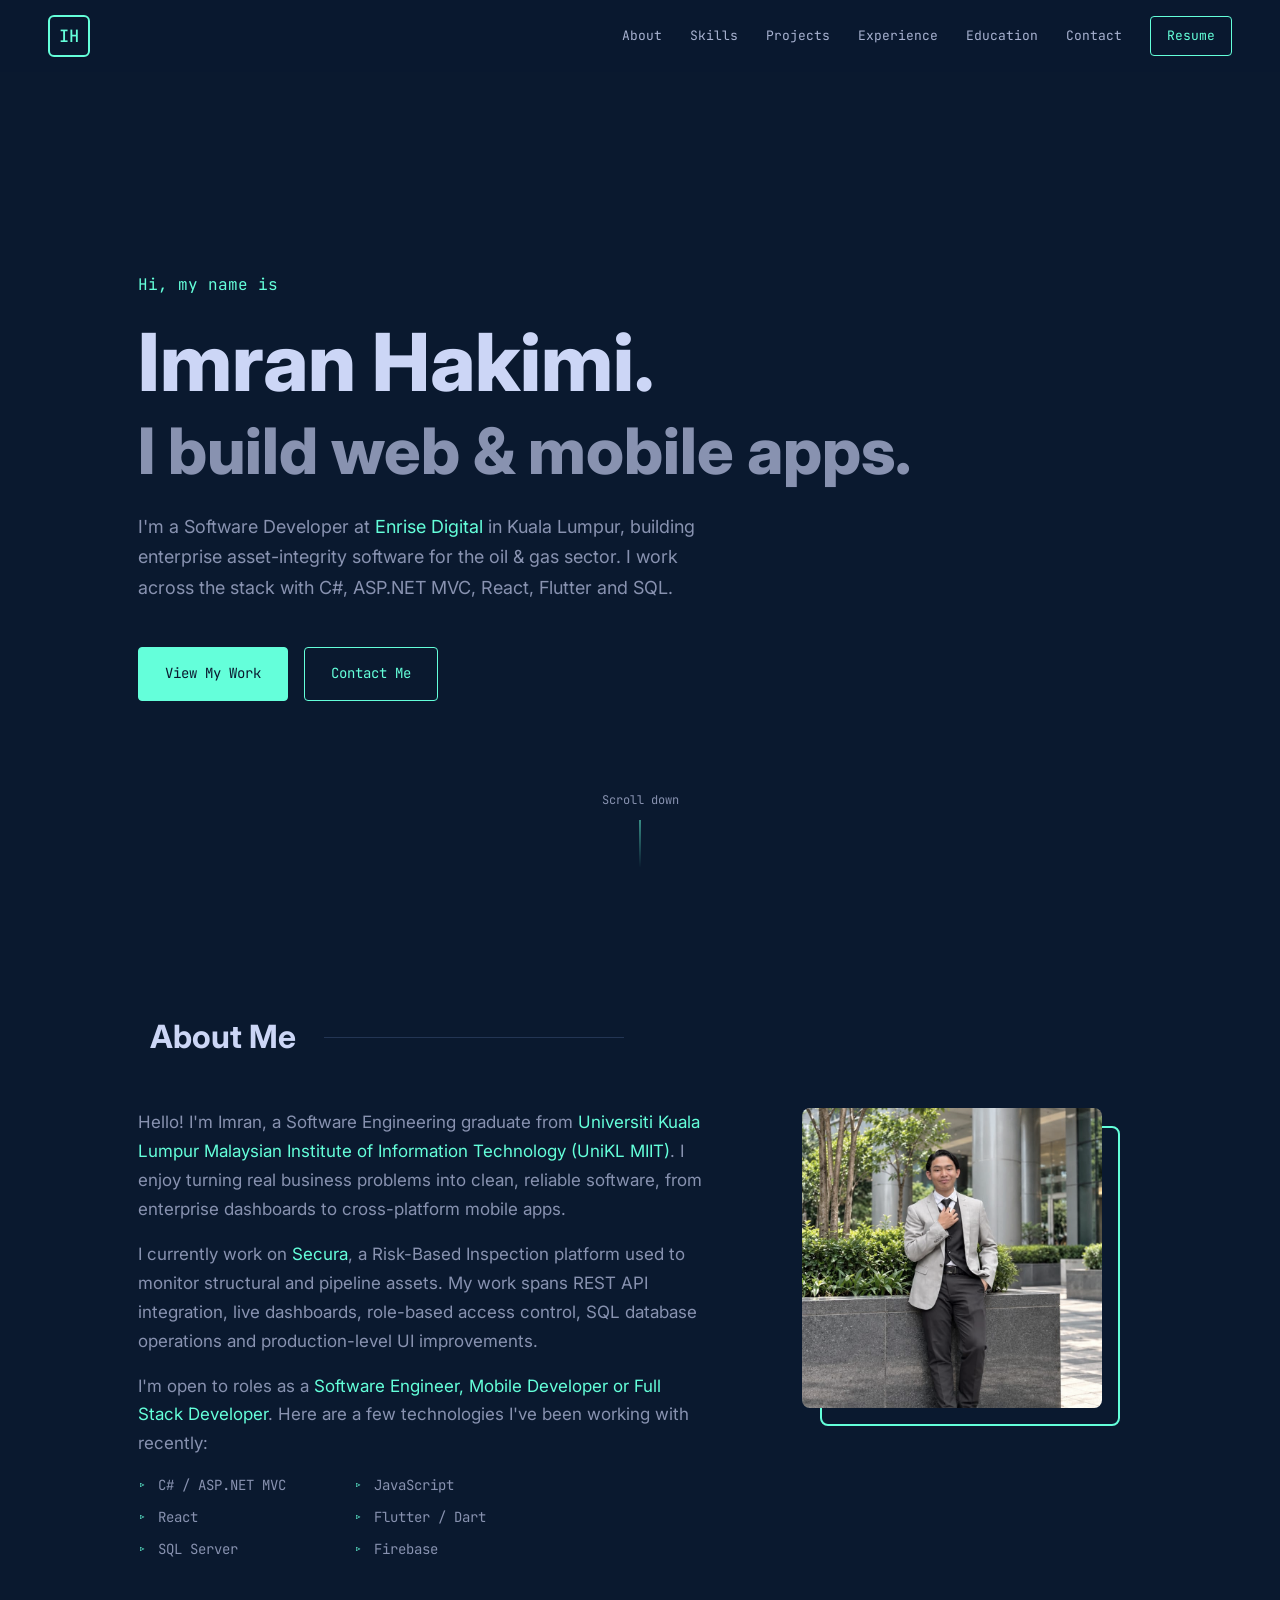
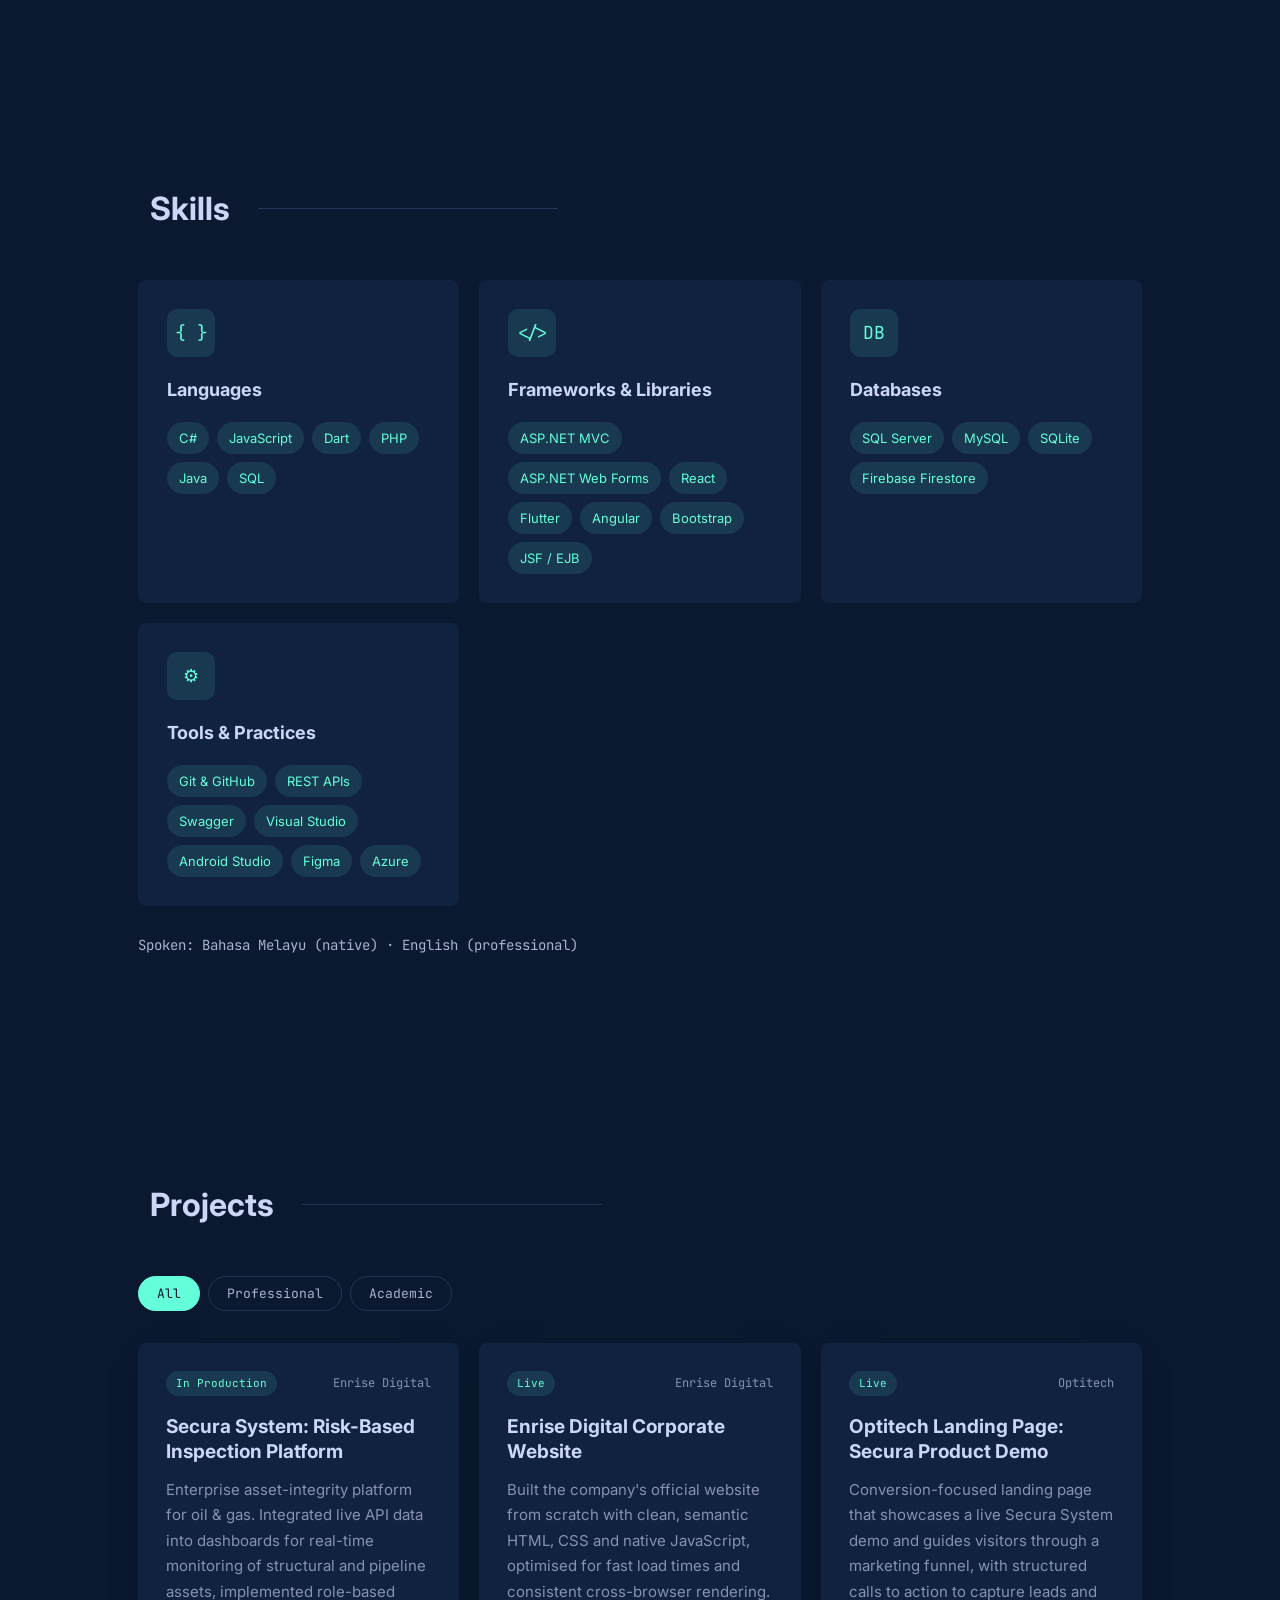
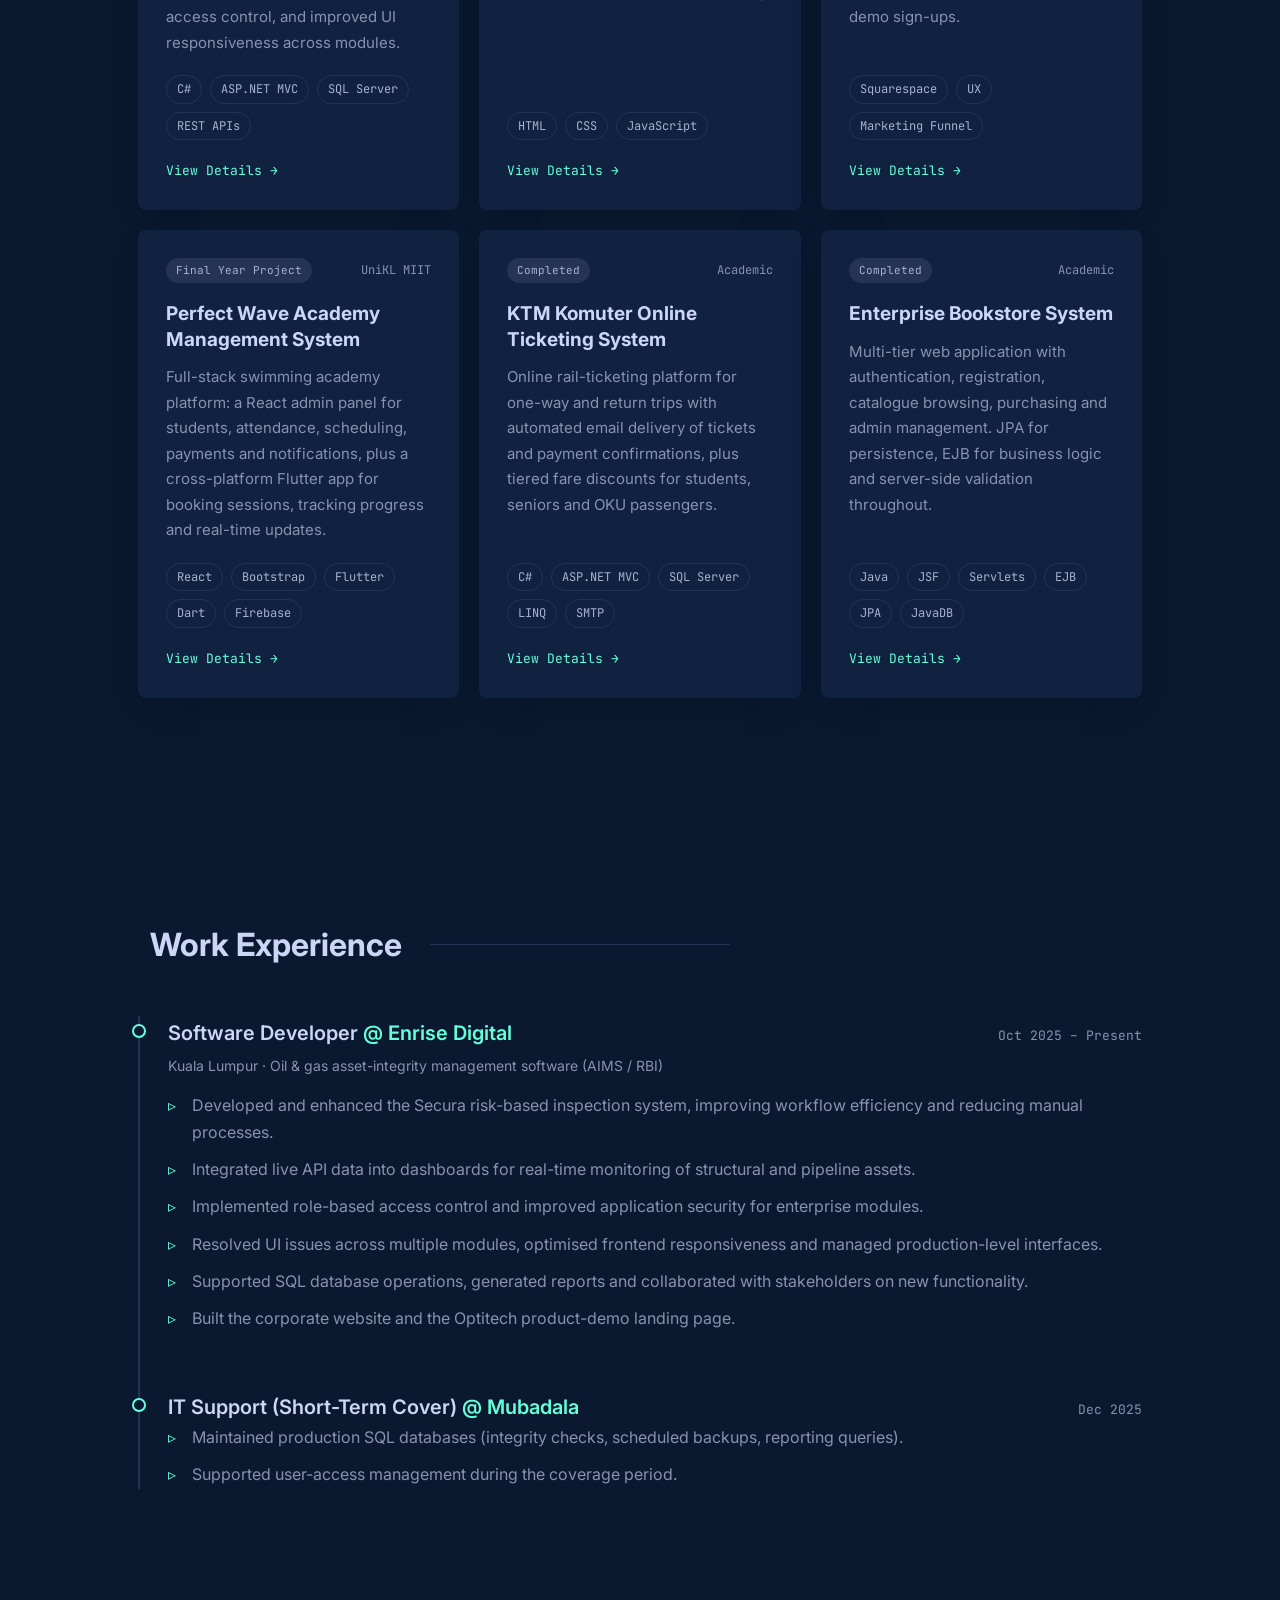
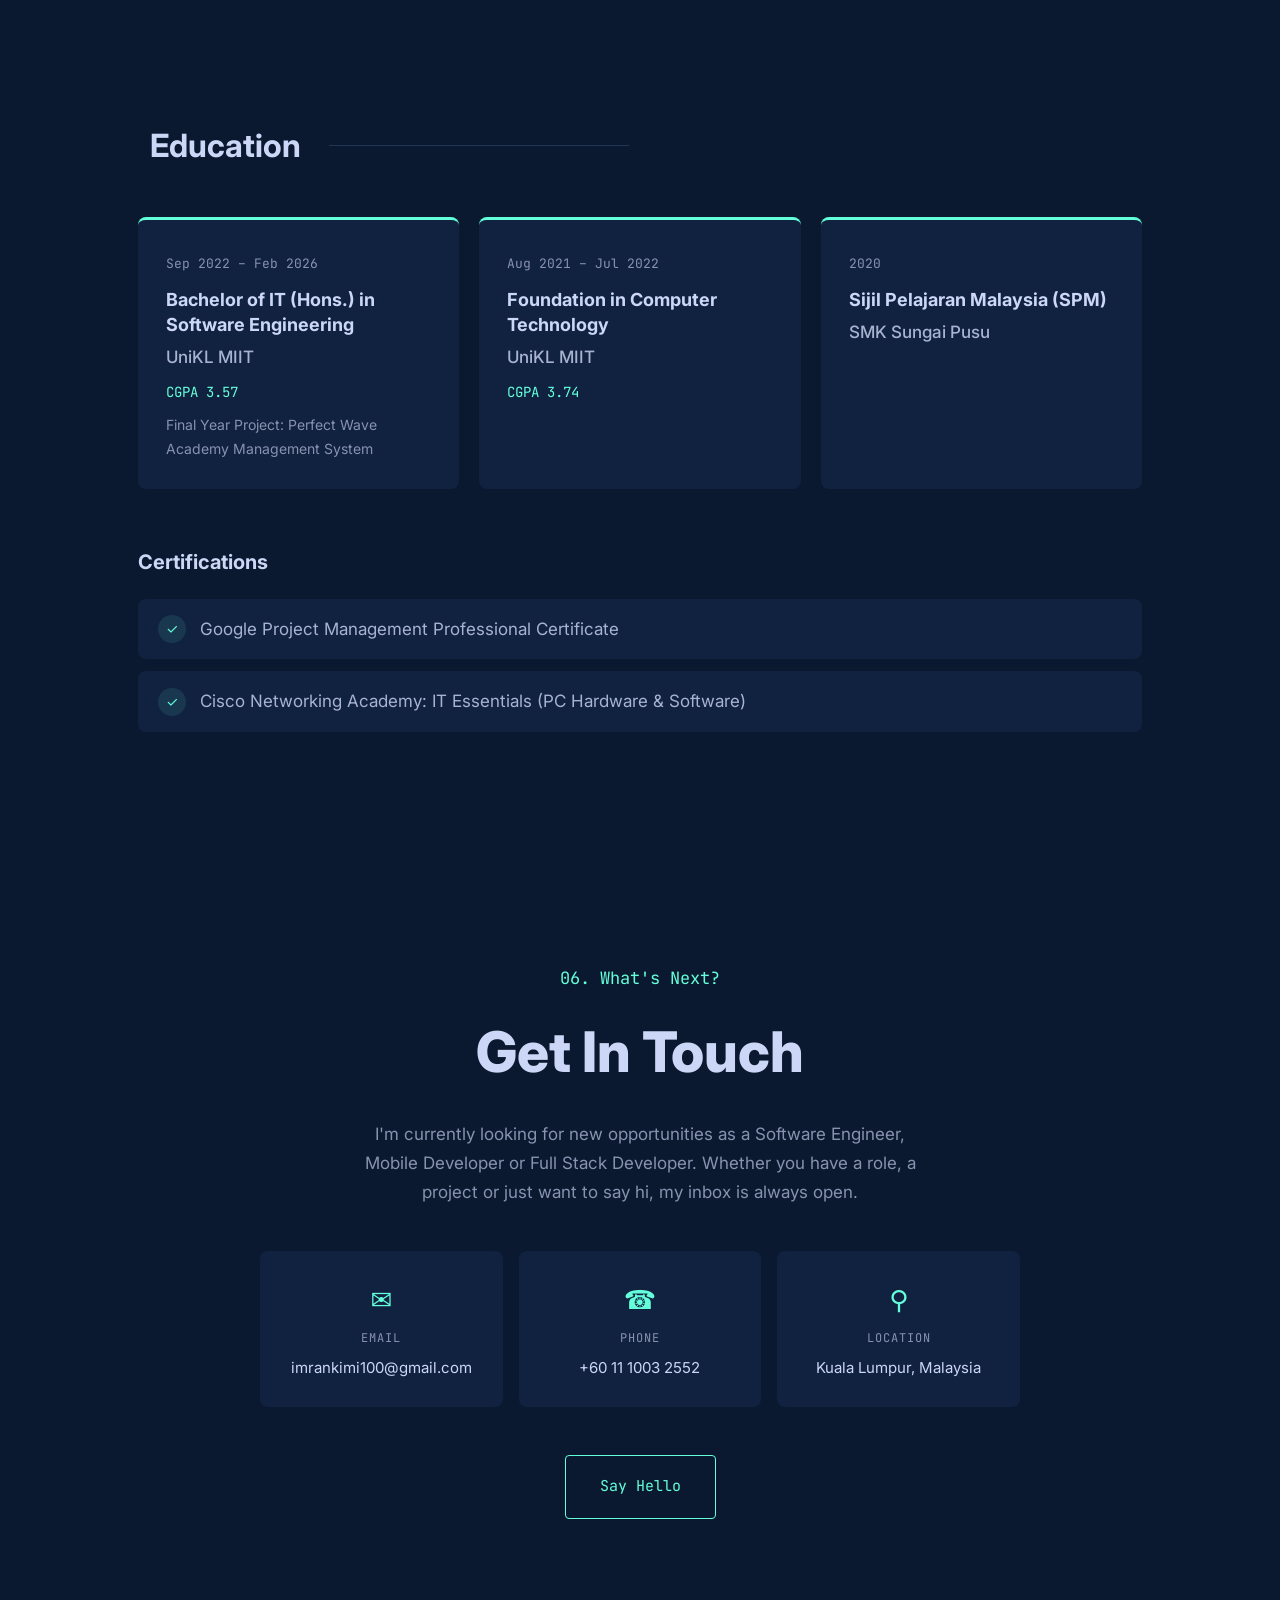
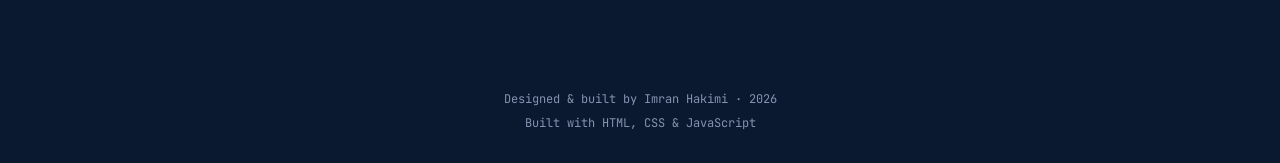
<file: index.html>
<!DOCTYPE html>
<html lang="en">
<head>
  <meta charset="UTF-8" />
  <meta name="viewport" content="width=device-width, initial-scale=1.0" />
  <title>Imran Hakimi | Software Developer</title>
  <meta name="description" content="Portfolio of Imran Hakimi bin Abu Bakar — Software Developer specialising in full-stack web and mobile development (C#, ASP.NET MVC, React, Flutter, SQL)." />
  <link rel="preconnect" href="https://fonts.googleapis.com" />
  <link rel="preconnect" href="https://fonts.gstatic.com" crossorigin />
  <link href="https://fonts.googleapis.com/css2?family=Inter:wght@400;500;600;700;800&family=JetBrains+Mono:wght@400;500&display=swap" rel="stylesheet" />
  <link rel="stylesheet" href="style.css" />
</head>
<body>
  <!-- ===== Navigation ===== -->
  <header class="nav" id="nav">
    <a href="#hero" class="nav-logo" aria-label="Home">IH</a>
    <button class="nav-toggle" id="navToggle" aria-label="Toggle menu" aria-expanded="false">
      <span></span><span></span><span></span>
    </button>
    <nav class="nav-links" id="navLinks">
      <a href="#about">About</a>
      <a href="#skills">Skills</a>
      <a href="#projects">Projects</a>
      <a href="#experience">Experience</a>
      <a href="#education">Education</a>
      <a href="#contact">Contact</a>
      <a href="assets/Resume_Imran_Hakimi.pdf" class="btn btn-outline btn-sm" target="_blank" rel="noopener">Resume</a>
    </nav>
  </header>

  <main>
    <!-- ===== Hero ===== -->
    <section class="hero" id="hero">
      <p class="hero-greet mono">Hi, my name is</p>
      <h1 class="hero-name">Imran Hakimi.</h1>
      <h2 class="hero-title">I build web &amp; mobile apps.</h2>
      <p class="hero-intro">
        I'm a Software Developer at <span class="accent">Enrise Digital</span> in Kuala Lumpur, building
        enterprise asset-integrity software for the oil &amp; gas sector. I work across the stack with
        C#, ASP.NET MVC, React, Flutter and SQL.
      </p>
      <div class="hero-cta">
        <a href="#projects" class="btn btn-solid">View My Work</a>
        <a href="#contact" class="btn btn-outline">Contact Me</a>
      </div>
      <a href="#about" class="scroll-hint mono" aria-label="Scroll down">
        <span>Scroll down</span>
        <span class="scroll-line"></span>
      </a>
    </section>

    <!-- ===== About ===== -->
    <section class="section reveal" id="about">
      <h2 class="section-title"><span class="mono"></span> About Me</h2>
      <div class="about-grid">
        <div class="about-text">
          <p>
            Hello! I'm Imran, a Software Engineering graduate from
            <span class="accent">Universiti Kuala Lumpur Malaysian Institute of Information Technology (UniKL MIIT)</span>.
            I enjoy turning real business problems into clean, reliable software, from enterprise dashboards
            to cross-platform mobile apps.
          </p>
          <p>
            I currently work on <span class="accent">Secura</span>, a Risk-Based Inspection platform used to monitor
            structural and pipeline assets. My work spans REST API integration, live dashboards, role-based
            access control, SQL database operations and production-level UI improvements.
          </p>
          <p>
            I'm open to roles as a <span class="accent">Software Engineer, Mobile Developer or Full Stack Developer</span>.
            Here are a few technologies I've been working with recently:
          </p>
          <ul class="tech-list mono">
            <li>C# / ASP.NET MVC</li>
            <li>JavaScript</li>
            <li>React</li>
            <li>Flutter / Dart</li>
            <li>SQL Server</li>
            <li>Firebase</li>
          </ul>
        </div>
        <div class="about-photo">
          <div class="photo-frame">
            <img src="assets/myImage.jpeg" alt="Imran Hakimi" onerror="this.remove()" />
            <span class="photo-fallback">IH</span>
          </div>
        </div>
      </div>
    </section>

    <!-- ===== Skills ===== -->
    <section class="section reveal" id="skills">
      <h2 class="section-title"><span class="mono"></span> Skills</h2>
      <div class="skills-grid">
        <div class="skill-card">
          <div class="skill-icon mono">{ }</div>
          <h3>Languages</h3>
          <ul class="tags">
            <li>C#</li><li>JavaScript</li><li>Dart</li><li>PHP</li><li>Java</li><li>SQL</li>
          </ul>
        </div>
        <div class="skill-card">
          <div class="skill-icon mono">&lt;/&gt;</div>
          <h3>Frameworks &amp; Libraries</h3>
          <ul class="tags">
            <li>ASP.NET MVC</li><li>ASP.NET Web Forms</li><li>React</li><li>Flutter</li>
            <li>Angular</li><li>Bootstrap</li><li>JSF / EJB</li>
          </ul>
        </div>
        <div class="skill-card">
          <div class="skill-icon mono">DB</div>
          <h3>Databases</h3>
          <ul class="tags">
            <li>SQL Server</li><li>MySQL</li><li>SQLite</li><li>Firebase Firestore</li>
          </ul>
        </div>
        <div class="skill-card">
          <div class="skill-icon mono">&#9881;</div>
          <h3>Tools &amp; Practices</h3>
          <ul class="tags">
            <li>Git &amp; GitHub</li><li>REST APIs</li><li>Swagger</li><li>Visual Studio</li>
            <li>Android Studio</li><li>Figma</li><li>Azure</li>
          </ul>
        </div>
      </div>
      <p class="spoken mono">Spoken: Bahasa Melayu (native) · English (professional)</p>
    </section>

    <!-- ===== Projects ===== -->
    <section class="section reveal" id="projects">
      <h2 class="section-title"><span class="mono"></span> Projects</h2>

      <div class="tabs" role="tablist">
        <button class="tab active" data-filter="all" role="tab">All</button>
        <button class="tab" data-filter="professional" role="tab">Professional</button>
        <button class="tab" data-filter="academic" role="tab">Academic</button>
      </div>

      <div class="projects-grid">
        <article class="project-card" data-category="professional" data-project="secura">
          <div class="project-top">
            <span class="badge badge-live">In Production</span>
            <span class="org mono">Enrise Digital</span>
          </div>
          <h3>Secura System: Risk-Based Inspection Platform</h3>
          <p>
            Enterprise asset-integrity platform for oil &amp; gas. Integrated live API data into dashboards for
            real-time monitoring of structural and pipeline assets, implemented role-based access control,
            and improved UI responsiveness across modules.
          </p>
          <ul class="tags tags-sm mono">
            <li>C#</li><li>ASP.NET MVC</li><li>SQL Server</li><li>REST APIs</li>
          </ul>
        </article>

        <article class="project-card" data-category="professional" data-project="enrise-website">
          <div class="project-top">
            <span class="badge badge-live">Live</span>
            <span class="org mono">Enrise Digital</span>
          </div>
          <h3>Enrise Digital Corporate Website</h3>
          <p>
            Built the company's official website from scratch with clean, semantic HTML, CSS and native
            JavaScript, optimised for fast load times and consistent cross-browser rendering.
          </p>
          <ul class="tags tags-sm mono">
            <li>HTML</li><li>CSS</li><li>JavaScript</li>
          </ul>
        </article>

        <article class="project-card" data-category="professional" data-project="optitech">
          <div class="project-top">
            <span class="badge badge-live">Live</span>
            <span class="org mono">Optitech</span>
          </div>
          <h3>Optitech Landing Page: Secura Product Demo</h3>
          <p>
            Conversion-focused landing page that showcases a live Secura System demo and guides visitors
            through a marketing funnel, with structured calls to action to capture leads and demo sign-ups.
          </p>
          <ul class="tags tags-sm mono">
            <li>Squarespace</li><li>UX</li><li>Marketing Funnel</li>
          </ul>
        </article>

        <article class="project-card" data-category="academic" data-project="perfect-wave">
          <div class="project-top">
            <span class="badge badge-done">Final Year Project</span>
            <span class="org mono">UniKL MIIT</span>
          </div>
          <h3>Perfect Wave Academy Management System</h3>
          <p>
            Full-stack swimming academy platform: a React admin panel for students, attendance, scheduling,
            payments and notifications, plus a cross-platform Flutter app for booking sessions, tracking
            progress and real-time updates.
          </p>
          <ul class="tags tags-sm mono">
            <li>React</li><li>Bootstrap</li><li>Flutter</li><li>Dart</li><li>Firebase</li>
          </ul>
        </article>

        <article class="project-card" data-category="academic" data-project="ktm">
          <div class="project-top">
            <span class="badge badge-done">Completed</span>
            <span class="org mono">Academic</span>
          </div>
          <h3>KTM Komuter Online Ticketing System</h3>
          <p>
            Online rail-ticketing platform for one-way and return trips with automated email delivery of
            tickets and payment confirmations, plus tiered fare discounts for students, seniors and OKU passengers.
          </p>
          <ul class="tags tags-sm mono">
            <li>C#</li><li>ASP.NET MVC</li><li>SQL Server</li><li>LINQ</li><li>SMTP</li>
          </ul>
        </article>

        <article class="project-card" data-category="academic" data-project="bookstore">
          <div class="project-top">
            <span class="badge badge-done">Completed</span>
            <span class="org mono">Academic</span>
          </div>
          <h3>Enterprise Bookstore System</h3>
          <p>
            Multi-tier web application with authentication, registration, catalogue browsing, purchasing and
            admin management. JPA for persistence, EJB for business logic and server-side validation throughout.
          </p>
          <ul class="tags tags-sm mono">
            <li>Java</li><li>JSF</li><li>Servlets</li><li>EJB</li><li>JPA</li><li>JavaDB</li>
          </ul>
        </article>
      </div>
    </section>

    <!-- ===== Experience ===== -->
    <section class="section reveal" id="experience">
      <h2 class="section-title"><span class="mono"></span> Work Experience</h2>
      <div class="timeline">
        <div class="timeline-item">
          <div class="timeline-head">
            <h3>Software Developer <span class="accent">@ Enrise Digital</span></h3>
            <span class="date mono">Oct 2025 – Present</span>
          </div>
          <p class="timeline-sub">Kuala Lumpur · Oil &amp; gas asset-integrity management software (AIMS / RBI)</p>
          <ul class="bullets">
            <li>Developed and enhanced the Secura risk-based inspection system, improving workflow efficiency and reducing manual processes.</li>
            <li>Integrated live API data into dashboards for real-time monitoring of structural and pipeline assets.</li>
            <li>Implemented role-based access control and improved application security for enterprise modules.</li>
            <li>Resolved UI issues across multiple modules, optimised frontend responsiveness and managed production-level interfaces.</li>
            <li>Supported SQL database operations, generated reports and collaborated with stakeholders on new functionality.</li>
            <li>Built the corporate website and the Optitech product-demo landing page.</li>
          </ul>
        </div>
        <div class="timeline-item">
          <div class="timeline-head">
            <h3>IT Support (Short-Term Cover) <span class="accent">@ Mubadala</span></h3>
            <span class="date mono">Dec 2025</span>
          </div>
          <ul class="bullets">
            <li>Maintained production SQL databases (integrity checks, scheduled backups, reporting queries).</li>
            <li>Supported user-access management during the coverage period.</li>
          </ul>
        </div>
      </div>
    </section>

    <!-- ===== Education ===== -->
    <section class="section reveal" id="education">
      <h2 class="section-title"><span class="mono"></span> Education</h2>
      <div class="edu-grid">
        <div class="edu-card">
          <span class="date mono">Sep 2022 – Feb 2026</span>
          <h3>Bachelor of IT (Hons.) in Software Engineering</h3>
          <p class="edu-school">UniKL MIIT</p>
          <p class="edu-meta"><span class="accent mono">CGPA 3.57</span></p>
          <p class="edu-meta">Final Year Project: Perfect Wave Academy Management System</p>
        </div>
        <div class="edu-card">
          <span class="date mono">Aug 2021 – Jul 2022</span>
          <h3>Foundation in Computer Technology</h3>
          <p class="edu-school">UniKL MIIT</p>
          <p class="edu-meta"><span class="accent mono">CGPA 3.74</span></p>
        </div>
        <div class="edu-card">
          <span class="date mono">2020</span>
          <h3>Sijil Pelajaran Malaysia (SPM)</h3>
          <p class="edu-school">SMK Sungai Pusu</p>
        </div>
      </div>

      <h3 class="sub-title">Certifications</h3>
      <ul class="cert-list">
        <li><span class="cert-icon">&#10003;</span> Google Project Management Professional Certificate</li>
        <li><span class="cert-icon">&#10003;</span> Cisco Networking Academy: IT Essentials (PC Hardware &amp; Software)</li>
      </ul>
    </section>

    <!-- ===== Contact ===== -->
    <section class="section contact reveal" id="contact">
      <p class="mono accent">06. What's Next?</p>
      <h2 class="contact-title">Get In Touch</h2>
      <p class="contact-text">
        I'm currently looking for new opportunities as a Software Engineer, Mobile Developer or Full Stack
        Developer. Whether you have a role, a project or just want to say hi, my inbox is always open.
      </p>
      <div class="contact-grid">
        <a class="contact-card" href="mailto:imrankimi100@gmail.com">
          <span class="contact-icon">&#9993;</span>
          <span class="contact-label mono">Email</span>
          <span class="contact-value">imrankimi100@gmail.com</span>
        </a>
        <a class="contact-card" href="tel:+601110032552">
          <span class="contact-icon">&#9742;</span>
          <span class="contact-label mono">Phone</span>
          <span class="contact-value">+60 11 1003 2552</span>
        </a>
        <div class="contact-card">
          <span class="contact-icon">&#9906;</span>
          <span class="contact-label mono">Location</span>
          <span class="contact-value">Kuala Lumpur, Malaysia</span>
        </div>
      </div>
      <a href="mailto:imrankimi100@gmail.com" class="btn btn-outline btn-lg">Say Hello</a>
    </section>
  </main>

  <footer class="footer mono">
    <p>Designed &amp; built by Imran Hakimi · <span id="year"></span></p>
    <p>Built with HTML, CSS &amp; JavaScript</p>
  </footer>

  <script src="script.js"></script>
</body>
</html>
</file>
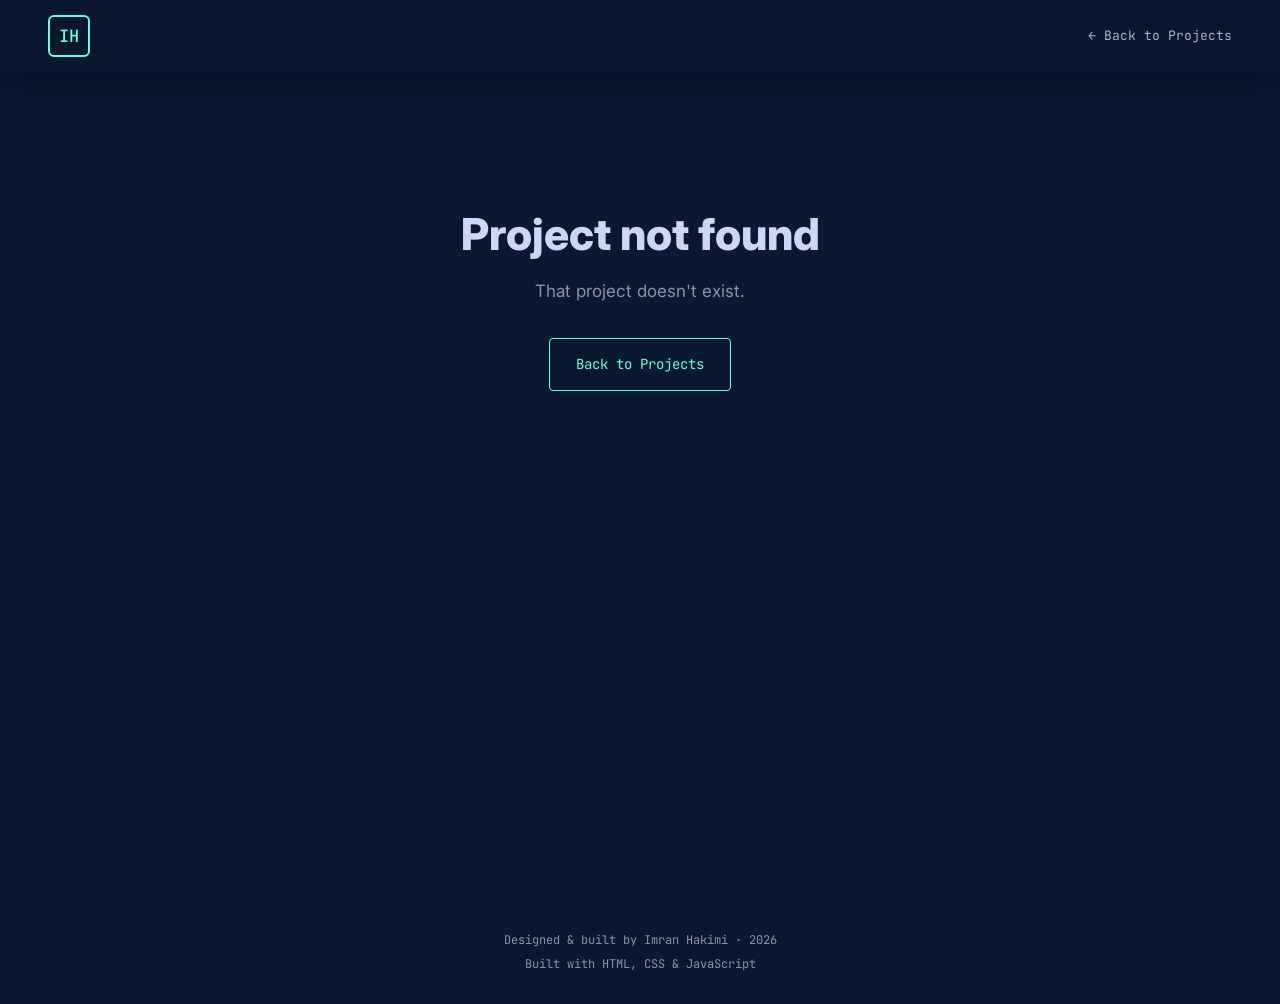
<file: project.html>
<!DOCTYPE html>
<html lang="en">
<head>
  <meta charset="UTF-8" />
  <meta name="viewport" content="width=device-width, initial-scale=1.0" />
  <title>Project | Imran Hakimi</title>
  <link rel="preconnect" href="https://fonts.googleapis.com" />
  <link rel="preconnect" href="https://fonts.gstatic.com" crossorigin />
  <link href="https://fonts.googleapis.com/css2?family=Inter:wght@400;500;600;700;800&family=JetBrains+Mono:wght@400;500&display=swap" rel="stylesheet" />
  <link rel="stylesheet" href="style.css" />
</head>
<body>
  <header class="nav scrolled">
    <a href="index.html" class="nav-logo" aria-label="Home">IH</a>
    <a href="index.html#projects" class="back-link mono">&larr; Back to Projects</a>
  </header>

  <main class="project-page">
    <!-- Filled in by project.js -->
    <article id="project" hidden>
      <div class="project-top">
        <span class="badge" id="pBadge"></span>
        <span class="org mono" id="pOrg"></span>
      </div>
      <h1 class="project-title" id="pTitle"></h1>
      <p class="modal-period mono" id="pPeriod"></p>
      <p class="project-overview" id="pOverview"></p>
      <div class="project-links" id="pLinks"></div>

      <section class="gallery" id="pGallery" hidden>
        <figure class="gallery-main">
          <div class="gallery-stage">
            <button class="side-phone prev" id="sidePrev" aria-label="Previous image" hidden>
              <span class="phone"><img id="sidePrevImg" alt="" /></span>
            </button>
            <button class="gallery-main-btn" id="galleryMainBtn" aria-label="View full size">
              <span class="phone"><img id="galleryMain" alt="" /></span>
            </button>
            <button class="side-phone next" id="sideNext" aria-label="Next image" hidden>
              <span class="phone"><img id="sideNextImg" alt="" /></span>
            </button>
          </div>
          <figcaption id="galleryCaption"></figcaption>
        </figure>
        <div class="gallery-thumbs" id="galleryThumbs"></div>
      </section>

      <div class="project-content">
        <div id="pSections"></div>
        <aside class="project-aside">
          <h2 class="modal-heading">Tech Stack</h2>
          <ul class="tags mono" id="pTech"></ul>
        </aside>
      </div>

      <nav class="project-pager" id="pPager"></nav>
    </article>

    <div class="not-found" id="notFound" hidden>
      <h1 class="project-title">Project not found</h1>
      <p>That project doesn't exist.</p>
      <a href="index.html#projects" class="btn btn-outline">Back to Projects</a>
    </div>
  </main>

  <!-- Full-size image viewer -->
  <dialog class="lightbox" id="lightbox" aria-label="Image viewer">
    <button class="lightbox-close" id="lbClose" aria-label="Close">&times;</button>
    <button class="lightbox-nav prev" id="lbPrev" aria-label="Previous image">&#8249;</button>
    <figure>
      <span class="phone"><img id="lbImg" alt="" /></span>
      <figcaption id="lbCaption"></figcaption>
    </figure>
    <button class="lightbox-nav next" id="lbNext" aria-label="Next image">&#8250;</button>
  </dialog>

  <footer class="footer mono">
    <p>Designed &amp; built by Imran Hakimi · <span id="year"></span></p>
    <p>Built with HTML, CSS &amp; JavaScript</p>
  </footer>

  <script src="projects.js"></script>
  <script src="project.js"></script>
</body>
</html>
</file>
<file: style.css>
/* ===== Tokens ===== */
:root {
  --bg: #0a192f;
  --bg-light: #112240;
  --bg-lighter: #233554;
  --text: #8892b0;
  --text-light: #a8b2d1;
  --heading: #ccd6f6;
  --accent: #64ffda;
  --accent-tint: rgba(100, 255, 218, 0.1);
  --font: "Inter", system-ui, -apple-system, sans-serif;
  --mono: "JetBrains Mono", ui-monospace, monospace;
  --radius: 8px;
  --ease: cubic-bezier(0.645, 0.045, 0.355, 1);
  --nav-h: 72px;
}

*, *::before, *::after { box-sizing: border-box; margin: 0; padding: 0; }

html { scroll-behavior: smooth; scroll-padding-top: var(--nav-h); }

body {
  background: var(--bg);
  color: var(--text);
  font-family: var(--font);
  font-size: 17px;
  line-height: 1.7;
  overflow-x: hidden;
}

a { color: inherit; text-decoration: none; }
ul { list-style: none; }
img { max-width: 100%; display: block; }

.mono { font-family: var(--mono); }
.accent { color: var(--accent); }

::selection { background: var(--bg-lighter); color: var(--heading); }

/* ===== Buttons ===== */
.btn {
  display: inline-block;
  font-family: var(--mono);
  font-size: 14px;
  padding: 14px 26px;
  border-radius: 4px;
  border: 1px solid var(--accent);
  transition: all 0.25s var(--ease);
  cursor: pointer;
}
.btn-outline { color: var(--accent); background: transparent; }
.btn-outline:hover { background: var(--accent-tint); transform: translateY(-3px); }
.btn-solid { color: var(--bg); background: var(--accent); }
.btn-solid:hover { box-shadow: 0 8px 24px rgba(100, 255, 218, 0.25); transform: translateY(-3px); }
.btn-sm { padding: 8px 16px; font-size: 13px; }
.btn-lg { padding: 18px 34px; font-size: 15px; margin-top: 48px; }

/* ===== Navigation ===== */
.nav {
  position: fixed;
  inset: 0 0 auto 0;
  height: var(--nav-h);
  padding: 0 48px;
  display: flex;
  align-items: center;
  justify-content: space-between;
  z-index: 100;
  background: rgba(10, 25, 47, 0.85);
  backdrop-filter: blur(10px);
  transition: box-shadow 0.3s var(--ease), transform 0.3s var(--ease);
}
.nav.scrolled { box-shadow: 0 10px 30px -10px rgba(2, 12, 27, 0.7); }
.nav.hidden { transform: translateY(-100%); }

.nav-logo {
  width: 42px; height: 42px;
  display: grid; place-items: center;
  border: 2px solid var(--accent);
  border-radius: 6px;
  color: var(--accent);
  font-family: var(--mono);
  font-weight: 500;
  transition: background 0.25s;
}
.nav-logo:hover { background: var(--accent-tint); }

.nav-links { display: flex; align-items: center; gap: 28px; }
.nav-links a:not(.btn) {
  font-family: var(--mono);
  font-size: 13px;
  color: var(--text-light);
  transition: color 0.2s;
}
.nav-links a:not(.btn) span { color: var(--accent); }
.nav-links a:not(.btn):hover,
.nav-links a.active { color: var(--accent); }

.nav-toggle {
  display: none;
  background: none; border: none;
  width: 30px; height: 24px;
  flex-direction: column; justify-content: space-between;
  cursor: pointer;
  z-index: 110;
}
.nav-toggle span {
  display: block; height: 2px; width: 100%;
  background: var(--accent);
  border-radius: 2px;
  transition: transform 0.3s var(--ease), opacity 0.3s;
}
.nav-toggle.open span:nth-child(1) { transform: translateY(11px) rotate(45deg); }
.nav-toggle.open span:nth-child(2) { opacity: 0; }
.nav-toggle.open span:nth-child(3) { transform: translateY(-11px) rotate(-45deg); }

/* ===== Layout ===== */
main { max-width: 1100px; margin: 0 auto; padding: 0 48px; }

.section { padding: 110px 0; }

.section-title {
  display: flex; align-items: center; gap: 12px;
  color: var(--heading);
  font-size: clamp(24px, 4vw, 32px);
  font-weight: 700;
  margin-bottom: 44px;
  white-space: nowrap;
}
.section-title .mono { color: var(--accent); font-size: 0.7em; font-weight: 400; }
.section-title::after {
  content: "";
  flex: 1;
  max-width: 300px;
  height: 1px;
  background: var(--bg-lighter);
  margin-left: 16px;
}

.sub-title { color: var(--heading); font-size: 20px; margin: 56px 0 20px; }

/* ===== Hero ===== */
.hero {
  min-height: 100vh;
  display: flex; flex-direction: column; justify-content: center;
  padding-top: var(--nav-h);
  position: relative;
}
.hero > * { opacity: 0; transform: translateY(20px); animation: fadeUp 0.6s var(--ease) forwards; }
.hero > *:nth-child(1) { animation-delay: 0.1s; }
.hero > *:nth-child(2) { animation-delay: 0.2s; }
.hero > *:nth-child(3) { animation-delay: 0.3s; }
.hero > *:nth-child(4) { animation-delay: 0.4s; }
.hero > *:nth-child(5) { animation-delay: 0.5s; }
.hero > *:nth-child(6) { animation-delay: 0.8s; }

@keyframes fadeUp { to { opacity: 1; transform: none; } }

.hero-greet { color: var(--accent); font-size: 16px; margin-bottom: 20px; }
.hero-name {
  color: var(--heading);
  font-size: clamp(40px, 8vw, 80px);
  font-weight: 800;
  line-height: 1.1;
}
.hero-title {
  color: var(--text);
  font-size: clamp(32px, 6.5vw, 64px);
  font-weight: 800;
  line-height: 1.15;
  margin-top: 8px;
}
.hero-intro { max-width: 560px; margin-top: 24px; font-size: 18px; }
.hero-cta { display: flex; gap: 16px; flex-wrap: wrap; margin-top: 44px; }

.scroll-hint {
  position: absolute;
  bottom: 32px; left: 50%;
  translate: -50% 0;
  display: flex; flex-direction: column; align-items: center; gap: 10px;
  font-size: 12px;
  color: var(--text);
}
.scroll-line {
  width: 1px; height: 48px;
  background: linear-gradient(var(--accent), transparent);
  animation: scrollPulse 2s ease-in-out infinite;
}
@keyframes scrollPulse {
  0%, 100% { transform: scaleY(0.4); transform-origin: top; opacity: 0.5; }
  50% { transform: scaleY(1); transform-origin: top; opacity: 1; }
}

/* ===== About ===== */
.about-grid { display: grid; grid-template-columns: 3fr 2fr; gap: 56px; align-items: start; }
.about-text p { margin-bottom: 16px; }

.tech-list {
  display: grid;
  grid-template-columns: repeat(2, minmax(140px, 200px));
  gap: 8px 16px;
  margin-top: 16px;
  font-size: 14px;
}
.tech-list li { position: relative; padding-left: 20px; }
.tech-list li::before { content: "▹"; position: absolute; left: 0; color: var(--accent); }

.about-photo { display: flex; justify-content: center; }
.photo-frame {
  position: relative;
  width: 100%; max-width: 300px;
  aspect-ratio: 1;
  border-radius: var(--radius);
}
.photo-frame::after {
  content: "";
  position: absolute;
  inset: 0;
  border: 2px solid var(--accent);
  border-radius: var(--radius);
  translate: 18px 18px;
  z-index: -1;
  transition: translate 0.25s var(--ease);
}
.photo-frame:hover::after { translate: 12px 12px; }
.photo-frame img {
  position: absolute; inset: 0;
  width: 100%; height: 100%;
  object-fit: cover;
  border-radius: var(--radius);
  z-index: 1;
  filter: grayscale(30%);
  transition: filter 0.25s;
}
.photo-frame:hover img { filter: none; }
.photo-fallback {
  position: absolute; inset: 0;
  display: grid; place-items: center;
  background: linear-gradient(135deg, var(--bg-light), var(--bg-lighter));
  border-radius: var(--radius);
  color: var(--accent);
  font-family: var(--mono);
  font-size: 72px;
  font-weight: 500;
}

/* ===== Tags ===== */
.tags { display: flex; flex-wrap: wrap; gap: 8px; }
.tags li {
  font-size: 13px;
  padding: 5px 12px;
  border-radius: 999px;
  background: var(--accent-tint);
  color: var(--accent);
}
.tags-sm li { font-size: 12px; padding: 3px 10px; background: transparent; border: 1px solid var(--bg-lighter); color: var(--text-light); }

/* ===== Skills ===== */
.skills-grid { display: grid; grid-template-columns: repeat(auto-fit, minmax(240px, 1fr)); gap: 20px; }
.skill-card {
  background: var(--bg-light);
  border-radius: var(--radius);
  padding: 28px;
  border: 1px solid transparent;
  transition: transform 0.25s var(--ease), border-color 0.25s;
}
.skill-card:hover { transform: translateY(-6px); border-color: var(--bg-lighter); }
.skill-icon {
  width: 48px; height: 48px;
  display: grid; place-items: center;
  border-radius: 10px;
  background: var(--accent-tint);
  color: var(--accent);
  font-size: 18px;
  margin-bottom: 18px;
}
.skill-card h3 { color: var(--heading); font-size: 18px; margin-bottom: 16px; }
.spoken { margin-top: 28px; font-size: 14px; color: var(--text-light); }

/* ===== Projects ===== */
.tabs { display: flex; gap: 8px; flex-wrap: wrap; margin-bottom: 32px; }
.tab {
  font-family: var(--mono);
  font-size: 13px;
  padding: 8px 18px;
  border-radius: 999px;
  border: 1px solid var(--bg-lighter);
  background: transparent;
  color: var(--text-light);
  cursor: pointer;
  transition: all 0.2s;
}
.tab:hover { color: var(--accent); border-color: var(--accent); }
.tab.active { background: var(--accent); border-color: var(--accent); color: var(--bg); }

.projects-grid { display: grid; grid-template-columns: repeat(auto-fill, minmax(300px, 1fr)); gap: 20px; }
.project-card {
  display: flex; flex-direction: column;
  background: var(--bg-light);
  border-radius: var(--radius);
  padding: 28px;
  box-shadow: 0 10px 30px -15px rgba(2, 12, 27, 0.7);
  transition: transform 0.25s var(--ease), box-shadow 0.25s;
}
.project-card:hover { transform: translateY(-7px); box-shadow: 0 20px 30px -15px rgba(2, 12, 27, 0.9); }
.project-card:hover h3 { color: var(--accent); }
.project-card.hide { display: none; }

.project-top { display: flex; justify-content: space-between; align-items: center; gap: 12px; margin-bottom: 18px; }
.badge { font-family: var(--mono); font-size: 11px; padding: 3px 10px; border-radius: 999px; }
.badge-live { background: var(--accent-tint); color: var(--accent); }
.badge-done { background: rgba(168, 178, 209, 0.12); color: var(--text-light); }
.org { font-size: 12px; color: var(--text); }

.project-card h3 { color: var(--heading); font-size: 19px; line-height: 1.35; margin-bottom: 12px; transition: color 0.2s; }
.project-card p { font-size: 15px; flex: 1; margin-bottom: 20px; }
.project-card[data-project] { cursor: pointer; }
.project-link { align-self: flex-start; margin-top: 20px; font-size: 13px; color: var(--accent); transition: transform 0.2s; }
.project-link:focus-visible { outline: 2px solid var(--accent); outline-offset: 4px; }
.project-card:hover .project-link { transform: translateX(4px); }

/* ===== Project detail page ===== */
.back-link { font-size: 13px; color: var(--text-light); transition: color 0.2s; }
.back-link:hover { color: var(--accent); }

.project-page { max-width: 960px; padding-top: calc(var(--nav-h) + 56px); padding-bottom: 80px; min-height: 100vh; }
.project-page .project-top { justify-content: flex-start; }
.project-title { color: var(--heading); font-size: clamp(28px, 5vw, 44px); font-weight: 800; line-height: 1.2; }
.modal-period { font-size: 13px; margin-top: 10px; }
.modal-period:empty { display: none; }
.project-overview { margin-top: 20px; max-width: 720px; font-size: 18px; color: var(--text-light); }
.project-links { display: flex; flex-wrap: wrap; gap: 12px; margin-top: 24px; }
.project-links:empty { display: none; }

.modal-heading {
  color: var(--heading);
  font-size: 16px;
  font-weight: 600;
  margin: 32px 0 14px;
  padding-bottom: 8px;
  border-bottom: 1px solid var(--bg-lighter);
}

.gallery { margin-top: 40px; }
.gallery-main { margin: 0; }
.gallery-main-btn {
  display: block;
  width: 100%;
  padding: 0;
  border: 1px solid var(--bg-lighter);
  border-radius: 10px;
  overflow: hidden;
  background: var(--bg-light);
  cursor: zoom-in;
}
.gallery-main-btn img { width: 100%; max-height: 540px; object-fit: contain; }
.gallery-main figcaption { margin-top: 10px; font-size: 14px; text-align: center; }
.gallery-main figcaption:empty { display: none; }
.fade-in { animation: fade-in 0.45s ease; }
@keyframes fade-in { from { opacity: 0; } to { opacity: 1; } }
.gallery-thumbs { position: relative; display: flex; gap: 10px; margin-top: 14px; overflow-x: auto; padding-bottom: 4px; }
.gallery-thumbs[hidden] { display: none; }
.thumb {
  flex: 0 0 112px;
  height: 72px;
  padding: 0;
  border: 2px solid transparent;
  border-radius: 6px;
  overflow: hidden;
  background: var(--bg-light);
  cursor: pointer;
  opacity: 0.55;
  transition: opacity 0.2s, border-color 0.2s;
}
.thumb img { width: 100%; height: 100%; object-fit: cover; }
.thumb.portrait { flex-basis: 40px; }
.thumb.portrait img { object-position: top; }
.thumb:hover { opacity: 0.9; }
.thumb.active { opacity: 1; border-color: var(--accent); }

/* Phone mockup gallery (projects with device: "phone") */
.phone { display: contents; }
.side-phone { display: none; }
.device-phone .gallery-stage {
  display: flex;
  align-items: center;
  justify-content: center;
  gap: 32px;
  padding: 24px 16px;
}
.device-phone .gallery-main-btn {
  flex: none;
  width: auto;
  border: none;
  border-radius: 0;
  overflow: visible;
  background: none;
  transition: transform 0.3s var(--ease);
}
.device-phone .gallery-main-btn:hover { transform: translateY(-6px); }
.device-phone .phone {
  display: block;
  position: relative;
  width: 250px;
  aspect-ratio: 365 / 750;
  padding: 10px;
  border-radius: 38px;
  background: linear-gradient(150deg, #2b3448, #0d1220 60%);
  box-shadow:
    inset 0 0 0 2px #3b4762,
    inset 0 0 0 4px #070b14,
    0 30px 60px -12px rgba(0, 0, 0, 0.65),
    0 0 0 1px rgba(255, 255, 255, 0.04);
}
/* Dynamic island */
.device-phone .phone::before {
  content: "";
  position: absolute;
  top: 18px; left: 50%;
  translate: -50% 0;
  width: 26%; height: 2.6%;
  border-radius: 20px;
  background: #05080f;
  z-index: 1;
}
/* Side button */
.device-phone .phone::after {
  content: "";
  position: absolute;
  top: 22%; right: -3px;
  width: 3px; height: 9%;
  border-radius: 0 2px 2px 0;
  background: #3b4762;
}
.device-phone .phone img {
  display: block;
  width: 100%; height: 100%;
  max-height: none;
  margin: 0;
  object-fit: cover;
  object-position: top;
  border-radius: 29px;
  background: #fff;
}
.device-phone .side-phone {
  display: block;
  flex: none;
  padding: 0;
  border: none;
  background: none;
  cursor: pointer;
  opacity: 0.4;
  transition: opacity 0.3s, transform 0.3s var(--ease);
}
.device-phone .side-phone .phone { width: 180px; border-radius: 30px; padding: 8px; }
.device-phone .side-phone .phone img { border-radius: 23px; }
.device-phone .side-phone.prev { transform: perspective(900px) rotateY(18deg); }
.device-phone .side-phone.next { transform: perspective(900px) rotateY(-18deg); }
.device-phone .side-phone:hover { opacity: 0.8; }
.gallery .side-phone[hidden] { display: none; }

.lightbox.device-phone .phone {
  width: auto;
  height: calc(100vh - 150px);
  max-height: 800px;
  margin: 0 auto;
  padding: 12px;
  border-radius: 48px;
}
.lightbox.device-phone .phone img { border-radius: 37px; }

.project-content { display: grid; grid-template-columns: 1fr 260px; gap: 48px; margin-top: 16px; }
.project-aside .tags { margin-top: 4px; }

.project-pager {
  display: grid;
  grid-template-columns: 1fr 1fr;
  gap: 16px;
  margin-top: 64px;
  padding-top: 32px;
  border-top: 1px solid var(--bg-lighter);
}
.pager-link {
  display: flex; flex-direction: column; gap: 6px;
  padding: 20px;
  border-radius: var(--radius);
  background: var(--bg-light);
  border: 1px solid transparent;
  transition: border-color 0.2s, transform 0.2s;
}
.pager-link:hover { border-color: var(--accent); transform: translateY(-3px); }
.pager-link span { font-size: 12px; color: var(--accent); }
.pager-link strong { color: var(--heading); font-size: 15px; font-weight: 600; line-height: 1.4; }
.pager-link.next { text-align: right; }

.not-found { text-align: center; padding-top: 80px; }
.not-found p { margin: 16px 0 32px; }

/* Lightbox */
.lightbox {
  width: 100%; height: 100%;
  max-width: none; max-height: none;
  margin: 0; padding: 48px 72px;
  border: none;
  background: rgba(2, 12, 27, 0.94);
  color: var(--text-light);
}
.lightbox[open] { display: flex; align-items: center; justify-content: center; }
.lightbox::backdrop { background: transparent; }
.lightbox figure { margin: 0; text-align: center; }
.lightbox img { max-width: 100%; max-height: calc(100vh - 140px); margin: 0 auto; border-radius: 6px; }
.lightbox figcaption { margin-top: 14px; font-size: 14px; }
.lightbox-close, .lightbox-nav {
  position: absolute;
  border: none;
  background: rgba(17, 34, 64, 0.8);
  color: var(--heading);
  border-radius: 50%;
  cursor: pointer;
  transition: background 0.2s, color 0.2s;
}
.lightbox-close { top: 16px; right: 16px; width: 44px; height: 44px; font-size: 28px; line-height: 1; }
.lightbox-nav { top: 50%; translate: 0 -50%; width: 48px; height: 48px; font-size: 32px; line-height: 1; }
.lightbox-nav.prev { left: 16px; }
.lightbox-nav.next { right: 16px; }
.lightbox-nav[hidden] { display: none; }
.lightbox-close:hover, .lightbox-nav:hover { background: var(--accent-tint); color: var(--accent); }

@media (max-width: 760px) {
  .project-content { grid-template-columns: 1fr; gap: 0; }
  .project-pager { grid-template-columns: 1fr; }
  .pager-link.next { text-align: left; }
  .lightbox { padding: 64px 12px; }
  .lightbox-nav { top: auto; bottom: 16px; translate: none; }
  .device-phone .side-phone { display: none; }
  .device-phone .gallery-main-btn .phone { width: 220px; }
}

/* ===== Experience ===== */
.timeline { position: relative; padding-left: 28px; border-left: 2px solid var(--bg-lighter); }
.timeline-item { position: relative; padding-bottom: 48px; }
.timeline-item:last-child { padding-bottom: 0; }
.timeline-item::before {
  content: "";
  position: absolute;
  left: -36px; top: 8px;
  width: 14px; height: 14px;
  border-radius: 50%;
  background: var(--bg);
  border: 2px solid var(--accent);
}
.timeline-head { display: flex; justify-content: space-between; align-items: baseline; gap: 12px; flex-wrap: wrap; }
.timeline-head h3 { color: var(--heading); font-size: 20px; font-weight: 600; }
.date { font-size: 13px; color: var(--text); }
.timeline-sub { font-size: 14px; margin: 4px 0 14px; }
.bullets li { position: relative; padding-left: 24px; margin-bottom: 10px; font-size: 16px; }
.bullets li::before { content: "▹"; position: absolute; left: 0; color: var(--accent); }

/* ===== Education ===== */
.edu-grid { display: grid; grid-template-columns: repeat(auto-fit, minmax(260px, 1fr)); gap: 20px; }
.edu-card {
  background: var(--bg-light);
  border-radius: var(--radius);
  padding: 28px;
  border-top: 3px solid var(--accent);
}
.edu-card h3 { color: var(--heading); font-size: 18px; line-height: 1.4; margin: 10px 0 6px; }
.edu-school { color: var(--text-light); font-weight: 500; }
.edu-meta { font-size: 14px; margin-top: 8px; }

.cert-list li {
  display: flex; align-items: center; gap: 14px;
  background: var(--bg-light);
  border-radius: var(--radius);
  padding: 16px 20px;
  margin-bottom: 12px;
  color: var(--text-light);
}
.cert-icon {
  flex-shrink: 0;
  width: 28px; height: 28px;
  display: grid; place-items: center;
  border-radius: 50%;
  background: var(--accent-tint);
  color: var(--accent);
  font-size: 14px;
}

/* ===== Contact ===== */
.contact { text-align: center; max-width: 760px; margin: 0 auto; padding-bottom: 140px; }
.contact-title { color: var(--heading); font-size: clamp(36px, 6vw, 56px); font-weight: 800; margin: 12px 0 20px; }
.contact-text { max-width: 560px; margin: 0 auto 44px; }
.contact-grid { display: grid; grid-template-columns: repeat(auto-fit, minmax(200px, 1fr)); gap: 16px; }
.contact-card {
  display: flex; flex-direction: column; align-items: center; gap: 6px;
  background: var(--bg-light);
  border-radius: var(--radius);
  padding: 26px 16px;
  border: 1px solid transparent;
  transition: transform 0.25s var(--ease), border-color 0.25s;
}
a.contact-card:hover { transform: translateY(-5px); border-color: var(--accent); }
.contact-icon { font-size: 26px; color: var(--accent); }
.contact-label { font-size: 12px; text-transform: uppercase; letter-spacing: 1px; }
.contact-value { color: var(--heading); font-size: 15px; word-break: break-word; }

/* ===== Footer ===== */
.footer { text-align: center; padding: 28px 16px; font-size: 12px; line-height: 2; }

/* ===== Scroll reveal ===== */
.reveal { opacity: 0; transform: translateY(30px); transition: opacity 0.7s var(--ease), transform 0.7s var(--ease); }
.reveal.visible { opacity: 1; transform: none; }

@media (prefers-reduced-motion: reduce) {
  html { scroll-behavior: auto; }
  *, *::before, *::after { animation: none !important; transition: none !important; }
  .hero > *, .reveal { opacity: 1; transform: none; }
}

/* ===== Responsive ===== */
@media (max-width: 900px) {
  .nav { padding: 0 24px; }
  main { padding: 0 24px; }
  .nav-toggle { display: flex; }
  .nav-links {
    position: fixed;
    top: 0; right: 0;
    height: 100vh;
    width: min(75vw, 320px);
    flex-direction: column; justify-content: center;
    gap: 32px;
    background: var(--bg-light);
    box-shadow: -10px 0 30px -15px rgba(2, 12, 27, 0.7);
    transform: translateX(100%);
    transition: transform 0.3s var(--ease);
  }
  .nav-links.open { transform: none; }
  .nav-links a:not(.btn) { font-size: 16px; }
  .about-grid { grid-template-columns: 1fr; }
  .about-photo { order: -1; }
  .photo-frame { max-width: 240px; }
}

@media (max-width: 600px) {
  body { font-size: 16px; }
  .nav { padding: 0 16px; }
  main { padding: 0 16px; }
  .section { padding: 80px 0; }
  .section-title::after { display: none; }
  .projects-grid { grid-template-columns: 1fr; }
  .project-card, .skill-card, .edu-card { padding: 22px; }
  .tech-list { grid-template-columns: 1fr 1fr; }
  .scroll-hint { display: none; }
}
</file>
